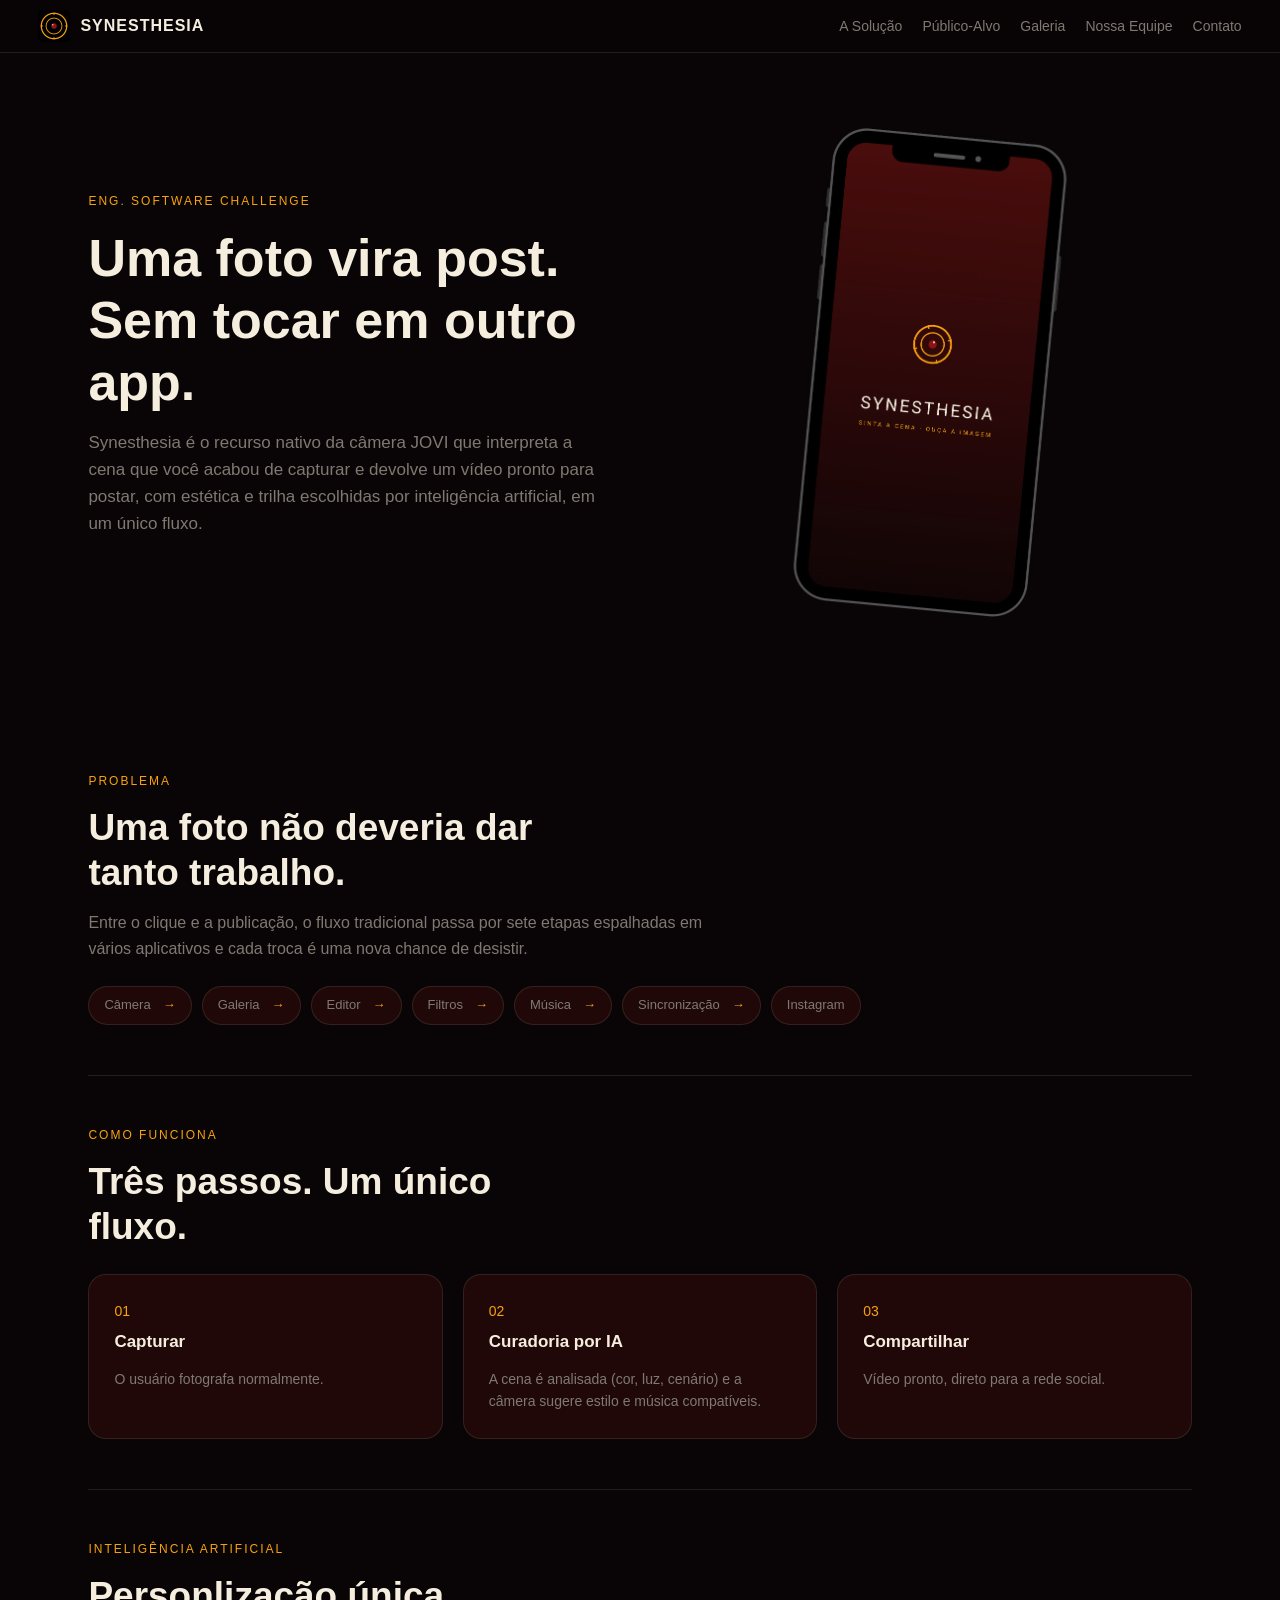
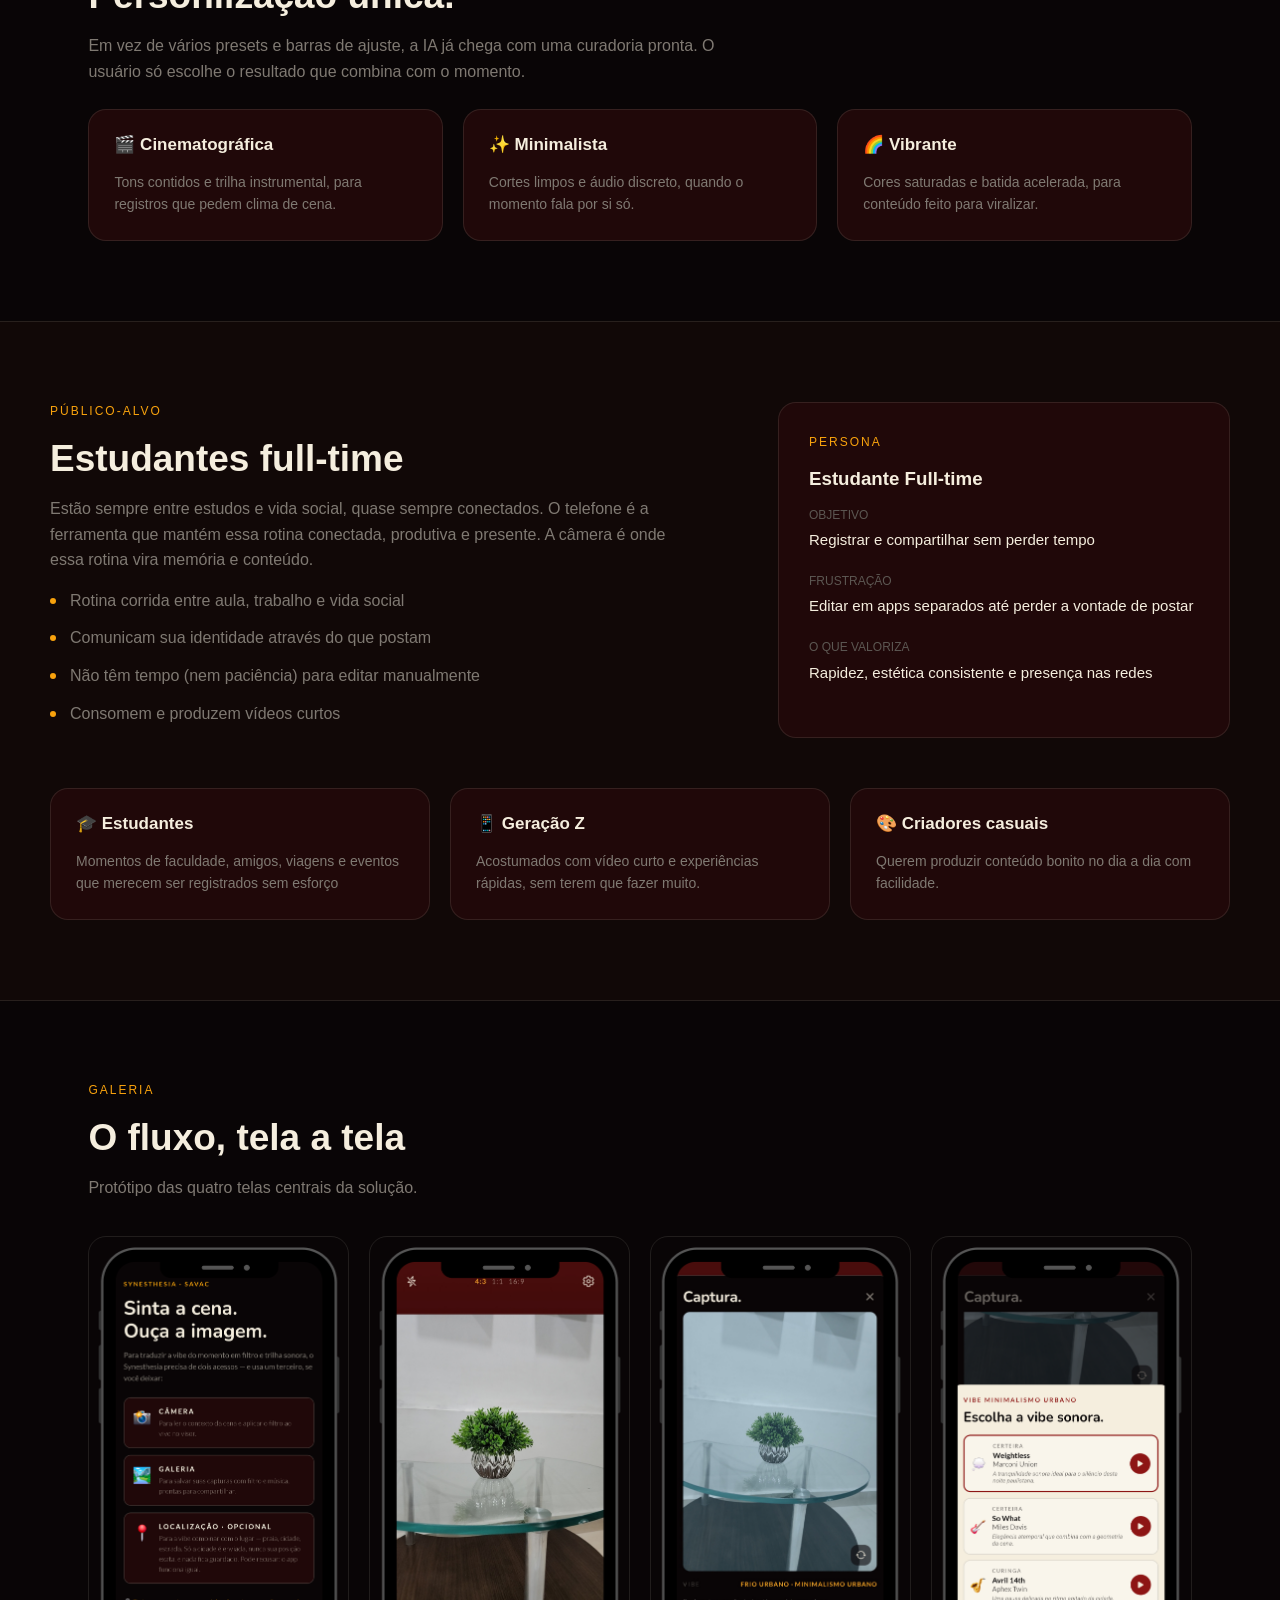
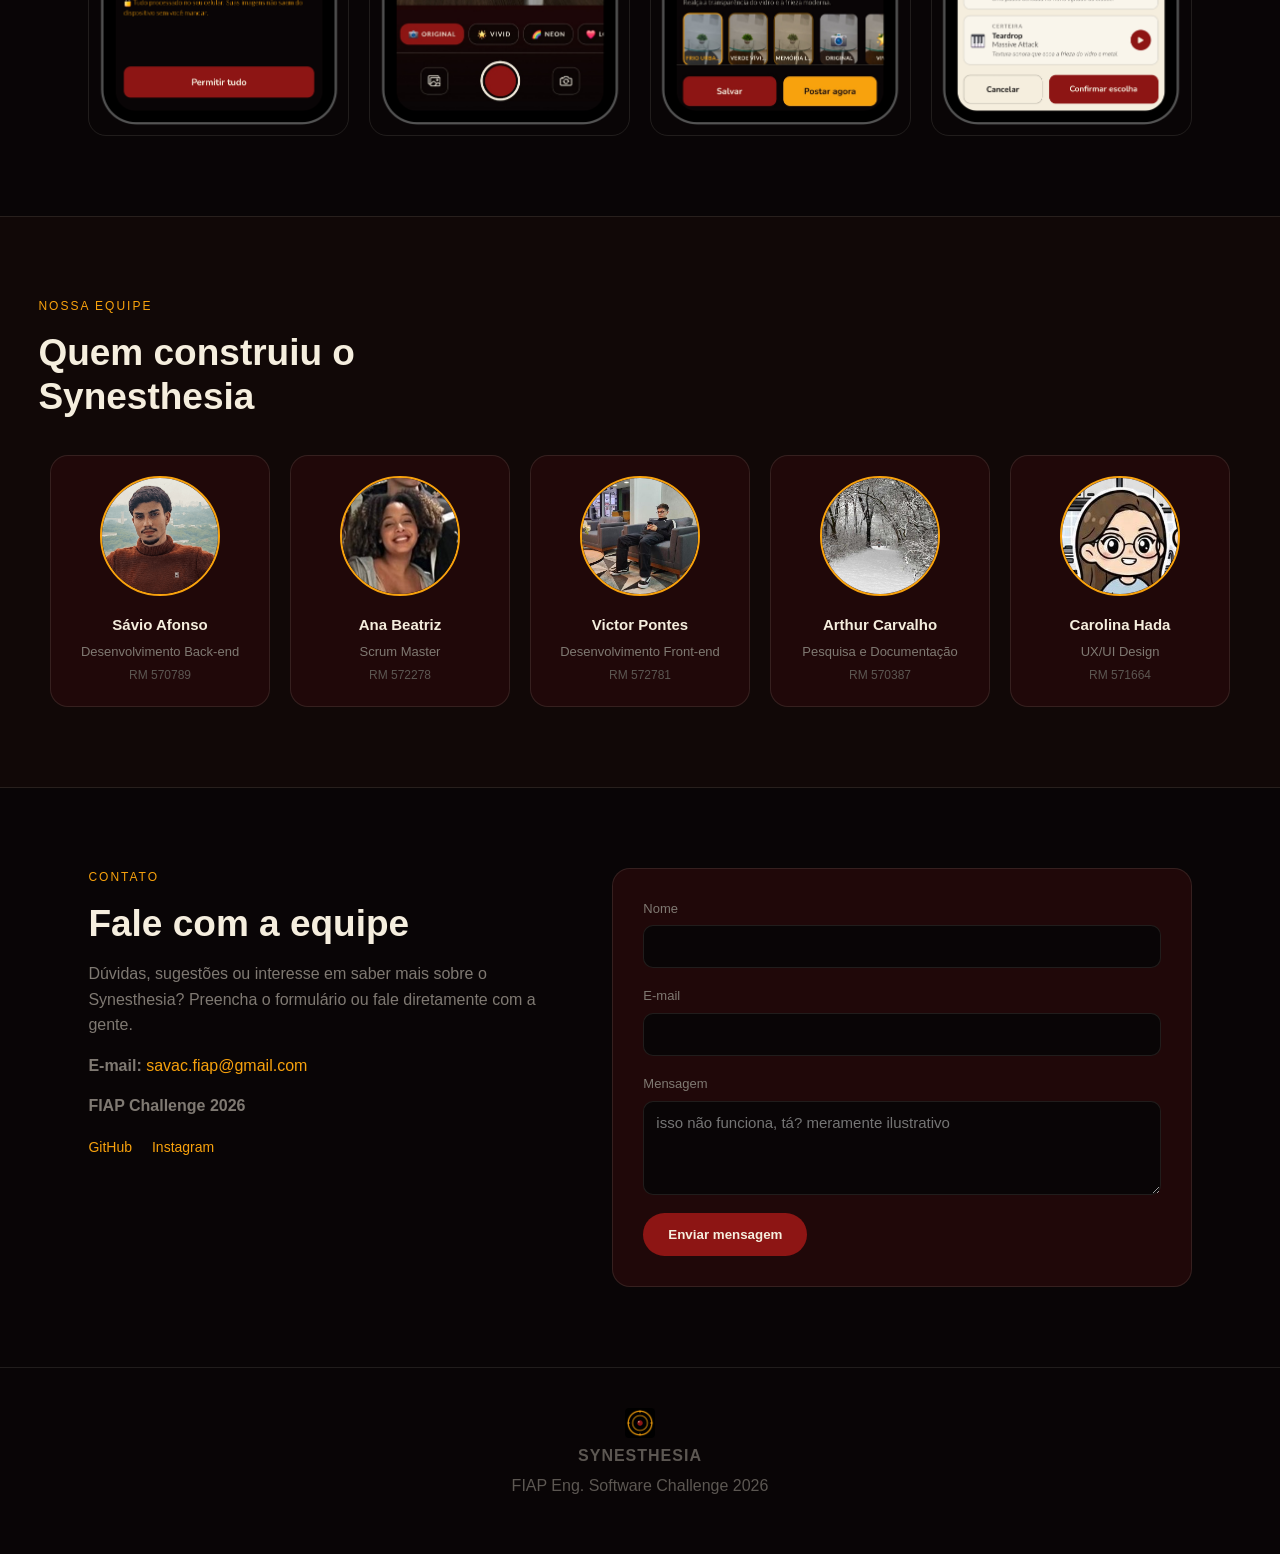
<file: Synesthesia/index.html>
<!DOCTYPE html>
<html lang="pt-BR">
<head>
  <meta charset="UTF-8" />
  <meta name="viewport" content="width=device-width, initial-scale=1.0" />
  <title>Synesthesia</title>
  <link rel="stylesheet" href="./styles.css" />
  <link rel='stylesheet' href='https://cdn-uicons.flaticon.com/4.0.0/uicons-brands/css/uicons-brands.css'>
</head>
  <body>
    <!-- Header -->
    <header class="header" id="topo">
      <a class="logo" href="#topo">
        <img src="./imgs/favicon.png" alt="">
        <span class="logo-texto">SYNESTHESIA</span>
      </a>

      <!-- Nav -->
      <nav class="nav" id="navMenu">
        <a href="#solucao">A Solução</a>
        <a href="#publico-alvo">Público‑Alvo</a>
        <a href="#galeria">Galeria</a>
        <a href="#equipe">Nossa Equipe</a>
        <a href="#contato">Contato</a>
      </nav>
    </header>

    <main id="conteudo">

    <!-- HERO -->
    <section class="hero">
      <div class="hero-grid">
        <div class="hero-texto">
          <p class="eyebrow">ENG. SOFTWARE CHALLENGE</p>
          <h1 id="hero-title">Uma foto vira post.<br>Sem tocar em outro app.</h1>
          <p class="texto">
            Synesthesia é o recurso nativo da câmera JOVI que interpreta a cena que você
            acabou de capturar e devolve um vídeo pronto para postar, com estética e trilha
            escolhidas por inteligência artificial, em um único fluxo.
          </p>
        </div>
        <div class="hero-imagem">
            <img src="./imgs/0.png" alt="Protótipo do Synesthesia">
        </div>
      </div>
    </section>

    <!-- A SOLUÇÃO -->
    <section id="solucao" class="solucao-section">
      <div class="problema">

        <!-- Problema -->
        <p class="problema-titulo">PROBLEMA</p>
        <h2 id="problema-titulo2">Uma foto não deveria dar tanto trabalho.</h2>
        <p class="problema-texto">
          Entre o clique e a publicação, o fluxo tradicional passa por sete etapas espalhadas
          em vários aplicativos e cada troca é uma nova chance de desistir.
        </p>

        <ol class="fluxo">
          <li>Câmera</li>
          <li>Galeria</li>
          <li>Editor</li>
          <li>Filtros</li>
          <li>Música</li>
          <li>Sincronização</li>
          <li>Instagram</li>
        </ol>

        <div class="divisor"></div>

        <!-- Como funciona -->
        <p class="como-funciona-titulo">COMO FUNCIONA</p>
        <h2>Três passos. Um único fluxo.</h2>

        <ol class="steps-grid">
          <!-- usar modo que mude os li dessa ol sem usar classe -->
          <li>
            <h3>Capturar</h3>
            <p>O usuário fotografa normalmente.</p>
          </li>
          <li>
            <h3>Curadoria por IA</h3>
            <p>A cena é analisada (cor, luz, cenário) e a câmera sugere estilo e música compatíveis.</p>
          </li>
          <li>
            <h3>Compartilhar</h3>
            <p>Vídeo pronto, direto para a rede social.</p>
          </li>
        </ol>

        <div class="divisor"></div>

        <!-- IA -->
        <p class="ia-titulo">INTELIGÊNCIA ARTIFICIAL</p>
        <h2>Personlização única.</h2>
        <p class="ia-texto">
          Em vez de vários presets e barras de ajuste, a IA já chega com uma curadoria pronta.
          O usuário só escolhe o resultado que combina com o momento.
        </p>

        <div class="ia-grid">
          <!-- usar modo que mude os div dessa div sem usar classe -->
          <div>
            <h3>🎬 Cinematográfica</h3>
            <p>Tons contidos e trilha instrumental, para registros que pedem clima de cena.</p>
          </div>
          <div>
            <h3>✨ Minimalista</h3>
            <p>Cortes limpos e áudio discreto, quando o momento fala por si só.</p>
          </div>
          <div>
            <h3>🌈 Vibrante</h3>
            <p>Cores saturadas e batida acelerada, para conteúdo feito para viralizar.</p>
          </div>
        </div>
      </div>
    </section>

    <!-- PÚBLICO-ALVO -->
    <section id="publico-alvo" class="publico-section">
      <div class="publico-grid">
        <div class="publico-info">
          <p class="publico-titulo">PÚBLICO‑ALVO</p>
          <h2 id="publico-titulo2">Estudantes full‑time</h2>
          <p class="publico-texto">
            Estão sempre entre estudos e vida social, quase sempre conectados. O
            telefone é a ferramenta que mantém essa rotina conectada, produtiva e presente. A câmera é onde essa rotina vira memória e conteúdo.
          </p>
          <ul class="publico-lista">
            <li>Rotina corrida entre aula, trabalho e vida social</li>
            <li>Comunicam sua identidade através do que postam</li>
            <li>Não têm tempo (nem paciência) para editar manualmente</li>
            <li>Consomem e produzem vídeos curtos</li>
          </ul>
        </div>

        <aside class="persona-aside">
          <p class="persona-titulo">PERSONA</p>
          <h3>Estudante Full‑time</h3>
          <dl class="persona-texto">
            <div><dt>Objetivo</dt><dd>Registrar e compartilhar sem perder tempo</dd></div>
            <div><dt>Frustração</dt><dd>Editar em apps separados até perder a vontade de postar</dd></div>
            <div><dt>O que valoriza</dt><dd>Rapidez, estética consistente e presença nas redes</dd></div>
          </dl>
        </aside>
      </div>

      <div class="section-inner">
        <div class="grid-cards who-grid">
          <!-- usar modo que mude os div dessa div sem usar classe -->
          <div>
            <h3>🎓 Estudantes</h3>
            <p>Momentos de faculdade, amigos, viagens e eventos que merecem ser registrados sem esforço</p>
          </div>
          <div>
            <h3>📱 Geração Z</h3>
            <p>Acostumados com vídeo curto e experiências rápidas, sem terem que fazer muito.</p>
          </div>
          <div>
            <h3>🎨 Criadores casuais</h3>
            <p>Querem produzir conteúdo bonito no dia a dia com facilidade.</p>
          </div>
        </div>
      </div>
    </section>

    <!-- GALERIA -->
    <section id="galeria" class="galeira-section">
      <p class="titulo">GALERIA</p>
      <h2 id="galeria-titulo2">O fluxo, tela a tela</h2>
      <p class="galeria-texto">Protótipo das quatro telas centrais da solução.</p>

      <div class="galeria-grid">
        <img src="./imgs/1.png" alt="Tela do Synesthesia">
        <img src="./imgs/2.png" alt="Tela do Synesthesia">
        <img src="./imgs/3.png" alt="Tela do Synesthesia">
        <img src="./imgs/4.png" alt="Tela do Synesthesia">
      </div>
    </section>

    <!-- NOSSA EQUIPE -->
    <section id="equipe" class="equipe-section">
      <p class="equipe-titulo">NOSSA EQUIPE</p>
      <h2 id="equipe-titulo2">Quem construiu o Synesthesia</h2>

      <div class="equipe-grid">
        <!-- usar modo que mude os div dessa div sem usar classe -->
        <div>
          <img src="./imgs/savio.png">
          <h3>Sávio Afonso</h3>
          <p class="equipe-funcao">Desenvolvimento Back-end</p>
          <p class="equipe-rm">RM 570789</p>
        </div>
        <div>
          <img src="./imgs/ana.jpeg">
          <h3>Ana Beatriz</h3>
          <p class="equipe-funcao">Scrum Master</p>
          <p class="equipe-rm">RM 572278</p>
        </div>
        <div>
          <img src="./imgs/victor.jpg">
          <h3>Victor Pontes</h3>
          <p class="equipe-funcao">Desenvolvimento Front-end</p>
          <p class="equipe-rm">RM 572781</p>
        </div>
        <div>
          <img src="./imgs/arthur.jpg">
          <h3>Arthur Carvalho</h3>
          <p class="equipe-funcao">Pesquisa e Documentação</p>
          <p class="equipe-rm">RM 570387</p>
        </div>
        <div>
          <img src="./imgs/carol.jpg">
          <h3>Carolina Hada</h3>
          <p class="equipe-funcao">UX/UI Design</p>
          <p class="equipe-rm">RM 571664</p>
        </div>
      </div>
    </section>

    <!-- CONTATO -->
    <section id="contato" class="contato-section">
      <div class="contato-info">
        <p class="contato-titulo">CONTATO</p>
        <h2 id="contato-titulo2">Fale com a equipe</h2>
        <p class="contato-texto">
          Dúvidas, sugestões ou interesse em saber mais sobre o Synesthesia? Preencha o
          formulário ou fale diretamente com a gente.
        </p>
        <address>
          <p><strong>E-mail:</strong> <a href="mailto:savac.fiap@gmail.com">savac.fiap@gmail.com</a></p>
          <p><strong>FIAP Challenge 2026</strong></p>
        </address>

        <ul class="social-lista">
          <!-- adicionar icones das redes -->
          <li><i class="fi fi-brands-github"></i> <a href="https://github.com/SAVAC-Challenge-FIAP">GitHub</a></li>
          <li><i class="fi fi-brands-instagram"></i> <a href="https://www.instagram.com/synesthesia.savac/?utm_source=ig_web_button_share_sheet">Instagram</a></li>
        </ul>
      </div>

      <form class="contato-form">
        <!-- usar modo que mude os div dessa form sem usar classe -->
        <div>
          <label for="nome">Nome</label>
          <input type="text" id="nome" name="nome" required />
        </div>
        <div>
          <label for="email">E-mail</label>
          <input type="email" id="email" name="email" required />
        </div>
        <div>
          <label for="mensagem">Mensagem</label>
          <textarea id="mensagem" name="mensagem" rows="4" placeholder="isso não funciona, tá? meramente ilustrativo" required></textarea>
        </div>
        <button type="submit" class="contato-botao">Enviar mensagem</button>
      </form>
    </section>

    </main>

    <footer class="site-footer">
      <img src="./imgs/favicon.png" alt="">
      <span class="logo-texto">SYNESTHESIA</span>
      <p>FIAP Eng. Software Challenge 2026</p>
    </footer>
  </body>
</html>
</file>
<file: Synesthesia/styles.css>
* {
    box-sizing: border-box;
}

html {
    scroll-behavior: smooth;
}

body {
    margin: 0;
    background: #090506;
    color: #f5eede;
    font-family: Arial, sans-serif;
    line-height: 1.6;
}

h1, h2, h3 {
    margin: 0 0 15px;
    line-height: 1.2;
}

p {
    margin: 0 0 15px;
}

a {
    color: inherit;
    text-decoration: none;
}

ul, ol {
    margin: 0;
    padding: 0;
    list-style: none;
}

img {
    max-width: 100%;
    display: block;
}

section {
    scroll-margin-top: 80px;
}

/* CORES */

:root {
    --fundo: #090506;
    --fundo-claro: #110807;
    --card: #200809;
    --borda: rgba(245, 238, 222, 0.1);
    --vermelho: #8d1514;
    --vermelho-hover: #a81c1a;
    --amarelo: #f8a20d;
    --texto: #f5eede;
    --texto-cinza: #7f7972;
    --texto-fraco: #5c5752;
}

/* TÍTULOS PEQUENOS */

.eyebrow,
.problema-titulo,
.como-funciona-titulo,
.ia-titulo,
.publico-titulo,
.persona-titulo,
.titulo,
.equipe-titulo,
.contato-titulo {
    color: var(--amarelo);
    font-size: 12px;
    letter-spacing: 2px;
    text-transform: uppercase;
    margin-bottom: 15px;
}

/* HEADER */

.header {
    position: sticky;
    top: 0;
    z-index: 100;

    min-height: 50px;
    padding: 10px 3%;

    display: flex;
    align-items: center;
    justify-content: space-between;
    gap: 20px;

    background: rgba(9, 5, 6, 0.9);
    backdrop-filter: blur(10px);
    border-bottom: 1px solid var(--borda);
}

.logo {
    display: flex;
    align-items: center;
    gap: 10px;
}

.logo img {
    width: 32px;
    height: 32px;
}

.logo-texto {
    font-weight: bold;
    font-size: 16px;
    letter-spacing: 1px;
}

.nav {
    display: flex;
    flex-wrap: wrap;
    gap: 20px;
}

.nav a {
    color: var(--texto-cinza);
    font-size: 14px;
}

.nav a:hover {
    color: var(--amarelo);
}

/* HERO */

.hero {
    width: 100%;
    max-width: 1180px;
    margin: auto;
    padding: 8vh 3%;
}

.hero-grid {
    display: grid;
    grid-template-columns: 1fr 1fr;
    gap: 5%;
    align-items: center;
}

.hero-texto {
    width: 100%;
}

.hero-texto h1 {
    font-size: clamp(35px, 5vw, 52px);
}

.texto {
    max-width: 600px;
    color: var(--texto-cinza);
    font-size: 17px;
}

.hero-imagem {
    display: flex;
    justify-content: center;
    align-items: center;
}

.hero-imagem img {
    width: 70%;
    max-width: 350px;
    border-radius: 20px;
}

.texto {
    max-width: 600px;
    color: var(--texto-cinza);
    font-size: 17px;
}

/* SEÇÕES */

.solucao-section,
.galeira-section,
.contato-section {
    width: 100%;
    max-width: 1180px;
    margin: auto;
    padding: 80px 3%;
}

.publico-section,
.equipe-section {
    width: 100%;
    padding: 80px 3%;
    background: var(--fundo-claro);
    border-top: 1px solid var(--borda);
    border-bottom: 1px solid var(--borda);
}

.solucao-section h2,
.publico-section h2,
.galeira-section h2,
.equipe-section h2,
.contato-section h2 {
    max-width: 500px;
    font-size: clamp(26px, 3vw, 37px);
}

/* PROBLEMA */

.problema-texto,
.ia-texto,
.publico-texto,
.galeria-texto,
.contato-texto {
    max-width: 650px;
    color: var(--texto-cinza);
    font-size: 16px;
}

.fluxo {
    display: flex;
    flex-wrap: wrap;
    gap: 10px;
    margin-top: 25px;
}

.fluxo li {
    padding: 8px 15px;
    background: var(--card);
    border: 1px solid var(--borda);
    border-radius: 30px;
    color: var(--texto-cinza);
    font-size: 13px;
}

.fluxo li:not(:last-child)::after {
    content: "→";
    margin-left: 12px;
    color: var(--amarelo);
}

.divisor {
    height: 1px;
    margin: 50px 0;
    background: var(--borda);
}

/* COMO FUNCIONA */

.steps-grid {
    display: grid;
    grid-template-columns: repeat(3, 1fr);
    gap: 20px;
    margin-top: 25px;
    counter-reset: passo;
}

.steps-grid > li {
    counter-increment: passo;
    padding: 25px;
    background: var(--card);
    border: 1px solid var(--borda);
    border-radius: 18px;
}

.steps-grid > li::before {
    content: "0" counter(passo);
    display: block;
    margin-bottom: 10px;
    color: var(--amarelo);
    font-size: 14px;
}

.steps-grid > li h3 {
    font-size: 17px;
}

.steps-grid > li p {
    margin: 0;
    color: var(--texto-cinza);
    font-size: 14px;
}

/* IA */

.ia-grid {
    display: grid;
    grid-template-columns: repeat(3, 1fr);
    gap: 20px;
    margin-top: 25px;
}

.ia-grid > div {
    padding: 25px;
    background: var(--card);
    border: 1px solid var(--borda);
    border-radius: 18px;
}

.ia-grid h3 {
    font-size: 17px;
}

.ia-grid p {
    margin: 0;
    color: var(--texto-cinza);
    font-size: 14px;
}

/* PÚBLICO-ALVO */

.publico-grid {
    max-width: 1180px;
    margin: auto;

    display: grid;
    grid-template-columns: 1.2fr 0.8fr;
    gap: 50px;
}

.publico-lista li {
    position: relative;
    padding-left: 20px;
    margin-bottom: 12px;
    color: var(--texto-cinza);
}

.publico-lista li::before {
    content: "";
    position: absolute;
    left: 0;
    top: 10px;

    width: 6px;
    height: 6px;

    border-radius: 50%;
    background: var(--amarelo);
}

.persona-aside {
    padding: 30px;
    background: var(--card);
    border: 1px solid var(--borda);
    border-radius: 18px;
}

.persona-texto {
    display: grid;
    gap: 20px;
}

.persona-texto dt {
    margin-bottom: 3px;
    color: var(--texto-fraco);
    font-size: 12px;
    text-transform: uppercase;
}

.persona-texto dd {
    margin: 0;
    color: var(--texto);
    font-size: 15px;
}

.section-inner {
    max-width: 1180px;
    margin: 50px auto 0;
}

.who-grid {
    display: grid;
    grid-template-columns: repeat(3, 1fr);
    gap: 20px;
}

.who-grid > div {
    padding: 25px;
    background: var(--card);
    border: 1px solid var(--borda);
    border-radius: 18px;
}

.who-grid h3 {
    font-size: 17px;
}

.who-grid p {
    margin: 0;
    color: var(--texto-cinza);
    font-size: 14px;
}

/* GALERIA */

.galeria-grid {
    min-height: 220px;
    margin-top: 35px;

    display: grid;
    grid-template-columns: repeat(4, 1fr);
    gap: 20px;
}
.galeria-grid img {
    width: 100%;
    height: 500px;
    object-fit: cover;
    border-radius: 18px;
    border: 1px solid var(--borda);
}

/* EQUIPE */

.equipe-grid {
    max-width: 1180px;
    margin: 35px auto 0;

    display: grid;
    grid-template-columns: repeat(5, 1fr);
    gap: 20px;
}

.equipe-grid > div {
    padding: 20px 15px;
    text-align: center;

    background: var(--card);
    border: 1px solid var(--borda);
    border-radius: 18px;
}

/* Foto de cada integrante */
.equipe-grid > div > img {
    width: 120px;
    height: 120px;

    margin: 0 auto 20px;

    object-fit: cover;
    border-radius: 50%;

    border: 2px solid var(--amarelo);
}

.equipe-grid h3 {
    font-size: 15px;
    margin-bottom: 8px;
}

.equipe-funcao {
    color: var(--texto-cinza);
    font-size: 13px;
    margin-bottom: 4px;
}

.equipe-rm {
    margin: 0;
    color: var(--texto-fraco);
    font-size: 12px;
}

/* CONTATO */

.contato-section {
    display: grid;
    grid-template-columns: 0.9fr 1.1fr;
    gap: 50px;
}

address {
    color: var(--texto-cinza);
    font-style: normal;
}

address a {
    color: var(--amarelo);
}

.social-lista {
    display: flex;
    gap: 20px;
}

.social-lista a {
    color: var(--amarelo);
    font-size: 14px;
}

.social-lista i {
  color: var(--amarelo);
}

/* FORMULÁRIO */

.contato-form {
    display: grid;
    gap: 18px;

    padding: 30px;

    background: var(--card);
    border: 1px solid var(--borda);
    border-radius: 18px;
}

.contato-form > div {
    display: grid;
    gap: 6px;
}

.contato-form label {
    color: var(--texto-cinza);
    font-size: 13px;
}

.contato-form input,
.contato-form textarea {
    width: 100%;
    padding: 12px;

    background: var(--fundo);
    border: 1px solid var(--borda);
    border-radius: 10px;

    color: var(--texto);
    font-family: Arial, sans-serif;
    font-size: 15px;
}

.contato-form input:focus,
.contato-form textarea:focus {
    outline: none;
    border-color: var(--amarelo);
}

.contato-botao {
    width: fit-content;
    padding: 14px 25px;

    border: none;
    border-radius: 30px;

    background: var(--vermelho);
    color: var(--texto);

    font-weight: bold;
    cursor: pointer;
}

.contato-botao:hover {
    background: var(--vermelho-hover);
}

/* FOOTER */

.site-footer {
    padding: 40px 20px;
    text-align: center;

    border-top: 1px solid var(--borda);
    color: var(--texto-fraco);
}

.site-footer img {
    width: 30px;
    margin: auto;
}

.site-footer .logo-texto {
    display: block;
    margin: 5px 0;
}

/* TABLET */

@media (max-width: 1024px) {

    .steps-grid,
    .ia-grid,
    .who-grid {
        grid-template-columns: repeat(2, 1fr);
    }

    .galeria-grid {
        grid-template-columns: repeat(2, 1fr);
    }
    .galeria-grid img {
        object-fit: contain;
    }

    .equipe-grid {
        grid-template-columns: repeat(3, 1fr);
    }

    .publico-grid,
    .contato-section {
        grid-template-columns: 1fr;
    }
}

/* CELULAR */

@media (max-width: 640px) {

    .header {
        align-items: flex-start;
        flex-direction: column;
    }

    .nav {
        width: 100%;
        gap: auto;
    }

    .hero {
        padding-top: 40px;
    }

    .hero-grid {
        display: flex;
    }

    .hero-imagem {
        display: none;
    }

    .solucao-section,
    .publico-section,
    .galeira-section,
    .equipe-section,
    .contato-section {
        padding: 55px 5%;
    }

    .steps-grid,
    .ia-grid,
    .who-grid,
    .galeria-grid,
    .equipe-grid {
        grid-template-columns: 1fr;
    }

    .fluxo li:not(:last-child)::after {
        display: block;
        margin-left: 5px;
    }

    .contato-form {
        padding: 20px;
    }
}
</file>
